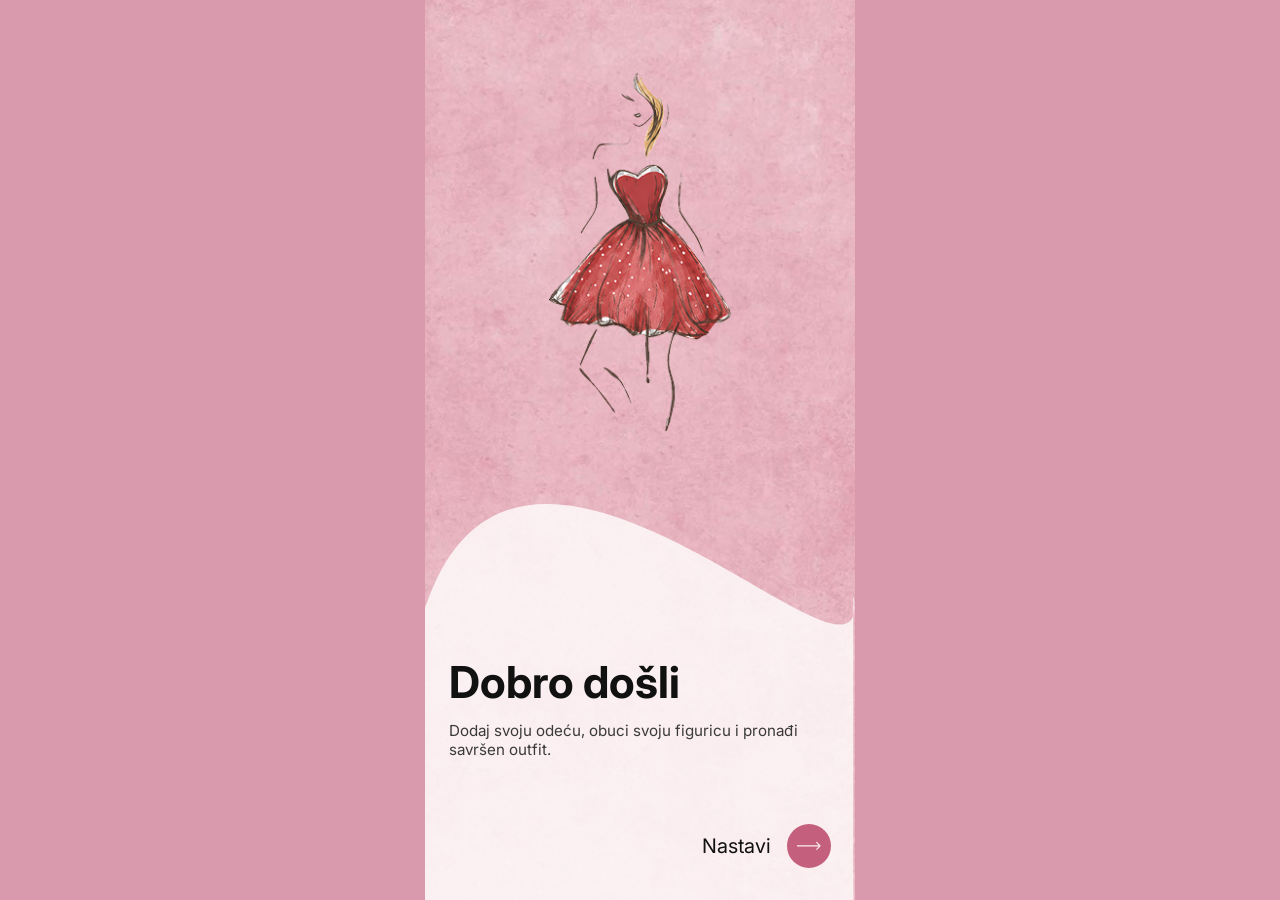
<file: index.html>
<!DOCTYPE html>
<html lang="sr">
<head>
    <meta charset="UTF-8">
    <meta name="viewport" content="width=device-width, initial-scale=1.0">
    <title>Virtuelni ormar</title>
      <link rel="preconnect" href="https://fonts.googleapis.com">
  <link rel="preconnect" href="https://fonts.gstatic.com" crossorigin>
  <link href="https://fonts.googleapis.com/css2?family=Inter:wght@400;700&display=swap" rel="stylesheet">
  <link rel="stylesheet" href="css/style.css">
</head>
<body>
    <main class="ekran">
        <div class="logo">
            <img class="figurica" src="slike/figurica_providna1.png" alt="Logo devojke">
        </div>
        <section class="opis">
            <img class="talas" src="slike/Vector1.svg" alt="">
            <div class="sadrzaj">
                <h1>Dobro došli</h1>
                <p>Dodaj svoju odeću, obuci svoju figuricu i pronađi savršen outfit.</p>
                <a class="nastavi" href="prijava.html">
                    <span>Nastavi</span>
                    <span class="strelica" aria-hidden="true">
                    <img src="slike/strelica.svg" alt="">
                    </span>
                </a>
            </div>
        </section>
    </main>
</body>
</html>
</file>
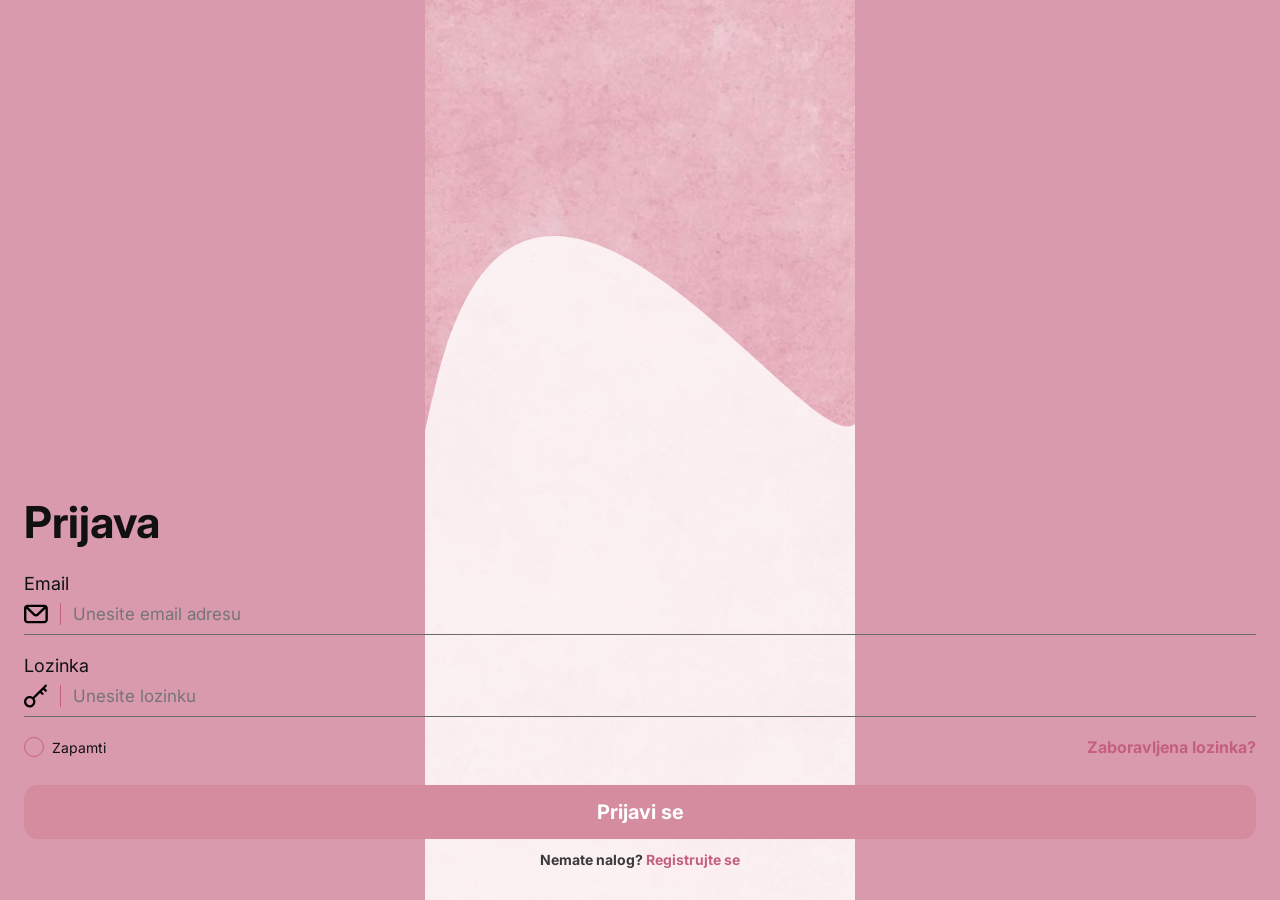
<file: prijava.html>
<!DOCTYPE html>
<html lang="en">
<head>
    <meta charset="UTF-8">
    <meta name="viewport" content="width=device-width, initial-scale=1.0">
    <title>Document</title>
    <link rel="preconnect" href="https://fonts.googleapis.com">
    <link rel="preconnect" href="https://fonts.gstatic.com" crossorigin>
    <link href="https://fonts.googleapis.com/css2?family=Inter:wght@400;500;700&display=swap" rel="stylesheet">
    <link rel="stylesheet" href="css/prijava.css">
</head>
<body>
    <main class="ekran">
        <section class="opis">
            <img class="talas" src="slike/Vector2.svg" alt="">
            <form class="sadrzaj">
                <h1>Prijava</h1>
                <div class="polje">
                    <label for="email">Email</label>
                    <div class="unos">
                     <img src="slike/EnvelopeEmail.svg" alt="">
                     <input type="email" name="email" id="email" placeholder="Unesite email adresu">   
                    </div>
                </div>
                <div class="polje">
                    <label for="password">Lozinka</label>
                    <div class="unos">
                     <img src="slike/KljucSifra.svg" alt="">
                     <input type="password" name="lozinka" id="lozinka" placeholder="Unesite lozinku">   
                    </div>
                </div>
                <div class="redSaOpcijama">
                    <label class="zapamti">
                        <input type="checkbox" name="zapamti" id="zapamti">
                        <span>Zapamti</span>
                    </label>
                    <a class="zaboravljenaLozinka" href="zaboravljenaLozinka.html">Zaboravljena lozinka?</a>
                </div>
                <p class="greska" id="greska" role="alert" hidden></p>
                <button class="dugme" type="submit" id="dugmePrijava" disabled>Prijavi se</button>
                <p class="registracija">Nemate nalog? <a href="registracija.html">Registrujte se</a></p>

            </form>

        </section>
    </main>

    
</body>
</html>
</file>
<file: css/style.css>
:root{
    --roze-pozadina: #E6AEBE;
    --roze-glavna: #C4607E;
    --tekst: #111111;
    --tekst-sporedni: #3a3a3a;
}
*{box-sizing: border-box;}
html, body {margin: 0; height: 100%;}
body{
    font-family: 'Inter', sans-serif;
    color: var(--tekst);
    background: #d99aae;
}
.ekran{
    display: flex;
    flex-direction: column;
    max-width: 430px;
    height: 100vh;
    margin: 0 auto;
    overflow: hidden;
    background: var(--roze-pozadina) url("../slike/pozadina.png") center / cover no-repeat;
}
.logo{
    flex: 1;
    display: flex;
    align-items: center;
    justify-content: center;
}
.figurica{
    height: 40vh;
}
.opis{
    position: relative;
}
.talas{
    display: block;
    width: 100%;
    height: auto;
}
.sadrzaj{
    position: absolute;
    left: 0;
    right: 0;
    bottom: 0;
    top: 38%;
    padding: 0 1.5rem 2rem;
    display: flex;
    flex-direction: column;
}
h1{
    margin: 0;
    font-size: 2.75rem;
}
p{
    margin: 0.75rem 0 0;
    font-size: 0.95rem;
    color: var(--tekst-sporedni);
}
.nastavi{
    margin-top: auto;
    align-self: flex-end;
    display: flex;
    align-items: center;
    gap: 1rem;
    color: var(--tekst);
    font-size: 1.25rem;
    text-decoration: none;
}
.strelica{
    width: 2.75rem;
    height: 2.75rem;
    border-radius: 50%;
    background: var(--roze-glavna);
    display: grid;
    place-items: center;
}
.strelica img{
    width: 1.5rem;
    height: 1.5rem;
}
</file>
<file: css/prijava.css>
:root{
    --roze-pozadina: #E6AEBE;
    --roze-glavna: #C4607E;
    --roze-isklj: #D48C9E;
    --tekst: #111111;
    --tekst-sporedni: #3a3a3a;
    --linija: #6b6b6b;
}
*{box-sizing: border-box;}
html, body {margin: 0;}
body{
    font-family: 'Inter', sans-serif;
    color: var(--tekst);
    background: #d99aae;
}
.ekran{
    display: flex;
    flex-direction: column;
    justify-content: flex-end;
    max-width: 430px;
    height: 100vh;
    margin: 0 auto;
    background: var(--roze-pozadina) url("../slike/pozadina.png") center / cover no-repeat;
}
.talas{
    display: block;
    width: 100%;
    height: auto;
}
.sadrzaj{
    position: absolute;
    left: 0;
    right: 0;
    bottom: 0;
    top: 55%;
    padding: 0 1.5rem 2rem;
    display: flex;
    flex-direction: column;
}
h1{
    margin: 0 0 1.5rem;
    font-size: 2.75rem;
    font-weight: 700;
}
.polje{
    margin-bottom: 1.25rem;
}
.polje label{
    display: block;
    margin-bottom: 0.5rem;
    font-size: 1.125rem;
}
.unos{
    display: flex;
    align-items: center;
    gap: 0.75rem;
    padding-bottom: 0.5rem;
    border-bottom: 1px solid var(--linija);
}
.unos img{
    width: 1.5rem;
    height: 1.5rem;
}
.unos input{
    flex: 1;
    min-width: 0;
    padding-left: 0.75rem;
    border: 0;
    border-left: 1px solid var(--roze-glavna);
    background: transparent;
    font: inherit;
    font-size: 1.0625rem;
}
.unos input:focus{
    outline: none;
}
.redSaOpcijama{
    display: flex;
    align-items: center;
    justify-content: space-between;
}
.zapamti{
    display: flex;
    align-items: center;
    gap: 0.5rem;
    font-size: 0.875rem;
}
.zapamti input{
    appearance: none;
    width: 1.25rem;
    height: 1.25rem;
    margin: 0;
    border: 1.5px solid var(--roze-glavna);
    border-radius: 50%;
}
.zapamti input:checked{
    background: var(--roze-glavna);
}
.zaboravljenaLozinka{
    color: var(--roze-glavna);
    font-weight: 700;
    text-decoration: none;
}
.greska{
    color: #b3263f;
    font-size: 0.875rem;
}
.dugme{
    display: block;
    width: 100%;
    height: 54px;
    margin: 1.75rem 0 0.75rem;
    border: 0;
    border-radius: 14px;
    background: var(--roze-glavna);
    color: #fff;
    font: inherit;
    font-size: 1.25rem;
    font-weight: 700;
}
.dugme:disabled{
    background: var(--roze-isklj);
}
.registracija{
    margin: 0;
    text-align: center;
    font-size: 0.875rem;
    font-weight: 700;
    color: var(--tekst-sporedni);
}
.registracija a{
    color: var(--roze-glavna);
    text-decoration: none;
}
</file>
